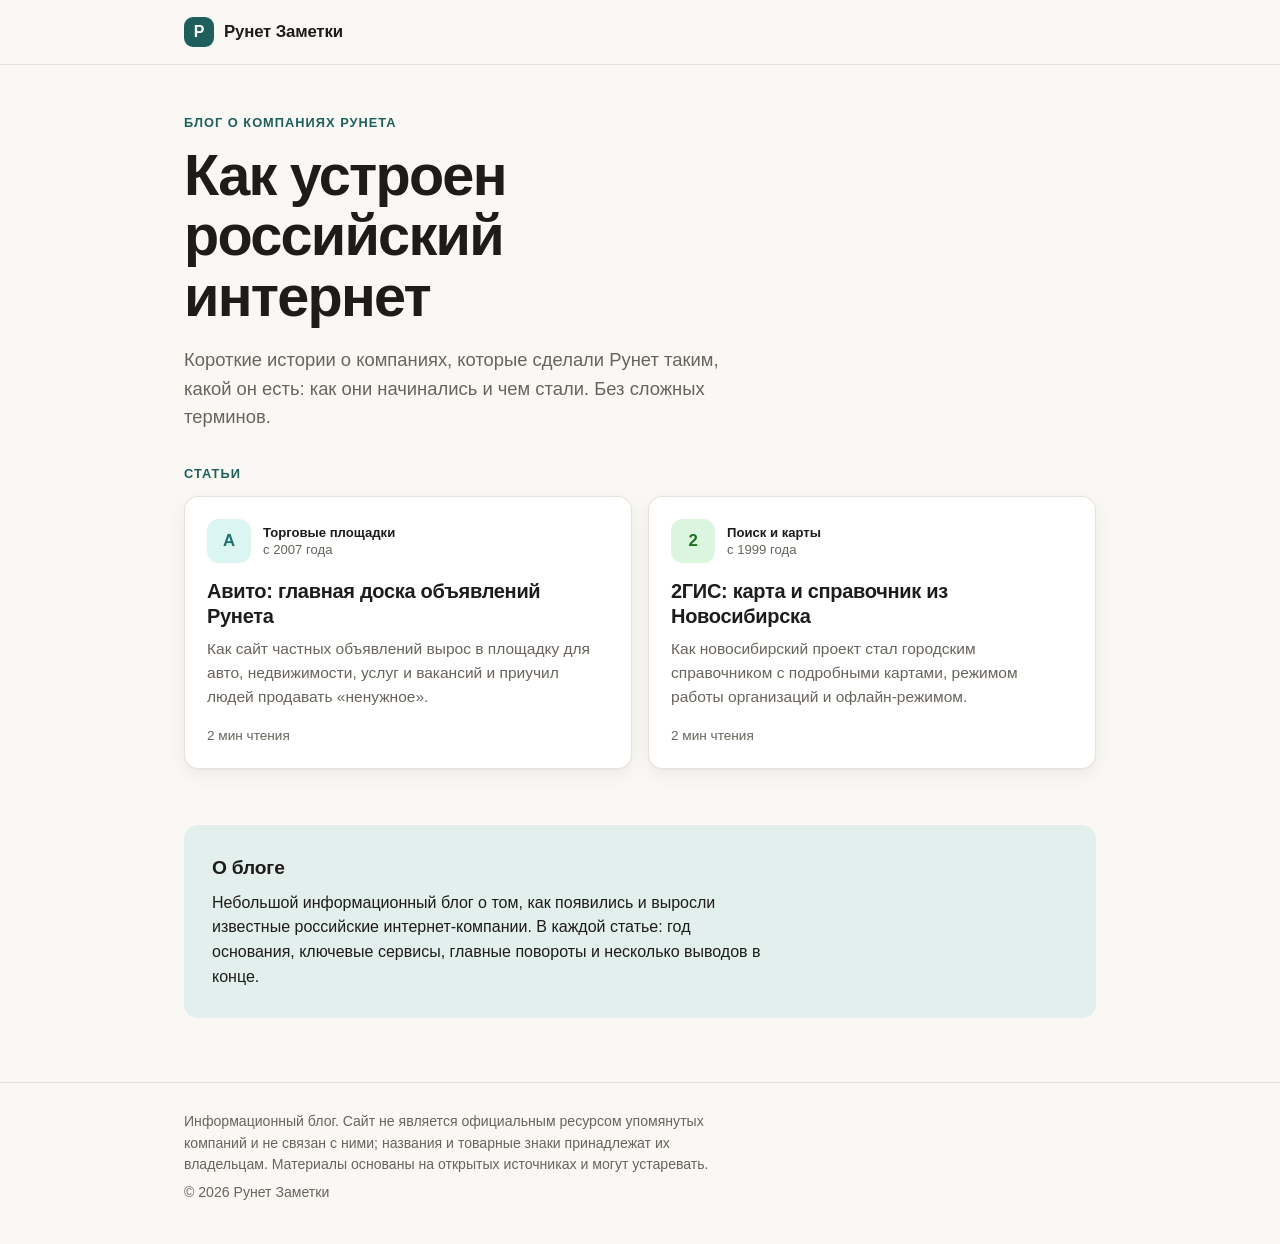
<file: index.html>
<!doctype html>
<html lang="ru">
<head>
<meta charset="utf-8">
<meta name="viewport" content="width=device-width, initial-scale=1">
<title>Рунет Заметки</title>
<meta name="description" content="Блог о компаниях российского интернета: истории Авито и 2ГИС, год основания, ключевые сервисы и выводы.">
<meta property="og:title" content="Рунет Заметки">
<meta property="og:description" content="Блог о компаниях российского интернета: истории Авито и 2ГИС, год основания, ключевые сервисы и выводы.">
<meta property="og:type" content="website">
<meta name="theme-color" content="#1f5f5b">
<link rel="icon" href="assets/favicon.svg" type="image/svg+xml">
<link rel="stylesheet" href="assets/style.css">
</head>
<body>
<header class="site-header">
  <div class="wrap">
    <a class="brand" href="index.html"><span class="brand-mark" aria-hidden="true">Р</span>Рунет Заметки</a>
  </div>
</header>
<main>
<div class="wrap">
  <section class="hero">
    <p class="eyebrow">Блог о компаниях Рунета</p>
    <h1>Как устроен российский интернет</h1>
    <p class="lead">Короткие истории о компаниях, которые сделали Рунет таким, какой он есть: как они начинались и чем стали. Без сложных терминов.</p>
  </section>

  <section aria-labelledby="posts-title">
    <h2 id="posts-title" class="eyebrow">Статьи</h2>
    <ul class="grid">
      <li>
        <a class="card" href="posts/avito.html" style="--h:175">
          <div class="card-top">
            <span class="tile" aria-hidden="true">А</span>
            <div class="kicker"><b>Торговые площадки</b><br>с 2007 года</div>
          </div>
          <h3>Авито: главная доска объявлений Рунета</h3>
          <p>Как сайт частных объявлений вырос в площадку для авто, недвижимости, услуг и вакансий и приучил людей продавать «ненужное».</p>
          <span class="meta">2 мин чтения</span>
        </a>
      </li>
      <li>
        <a class="card" href="posts/2gis.html" style="--h:125">
          <div class="card-top">
            <span class="tile" aria-hidden="true">2</span>
            <div class="kicker"><b>Поиск и карты</b><br>с 1999 года</div>
          </div>
          <h3>2ГИС: карта и справочник из Новосибирска</h3>
          <p>Как новосибирский проект стал городским справочником с подробными картами, режимом работы организаций и офлайн-режимом.</p>
          <span class="meta">2 мин чтения</span>
        </a>
      </li>
    </ul>
  </section>

  <section class="about" aria-labelledby="about-title">
    <h2 id="about-title">О блоге</h2>
    <p>Небольшой информационный блог о том, как появились и выросли известные российские интернет-компании. В каждой статье: год основания, ключевые сервисы, главные повороты и несколько выводов в конце.</p>
  </section>
</div>
</main>
<footer class="site-footer">
  <div class="wrap">
    <p>Информационный блог. Сайт не является официальным ресурсом упомянутых компаний и не связан с ними; названия и товарные знаки принадлежат их владельцам. Материалы основаны на открытых источниках и могут устаревать.</p>
    <p>© 2026 Рунет Заметки</p>
  </div>
</footer>
</body>
</html>
</file>
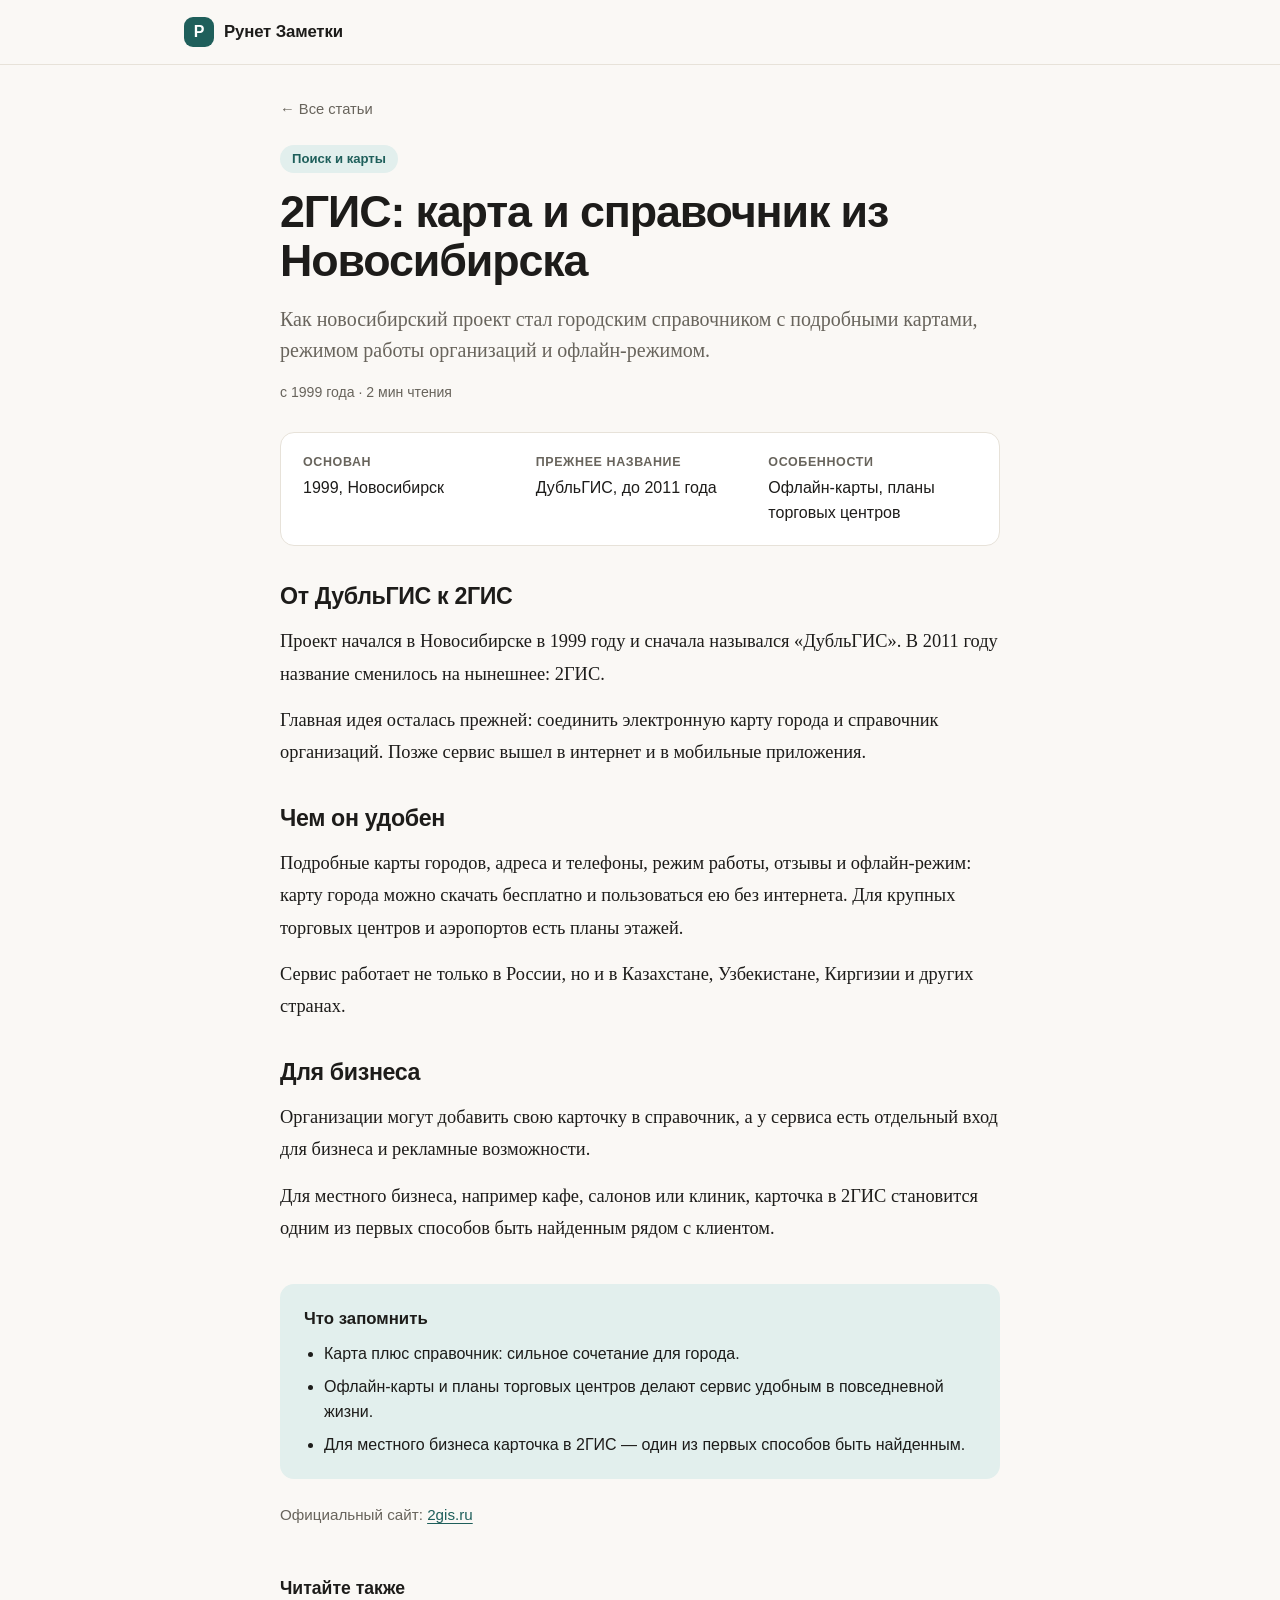
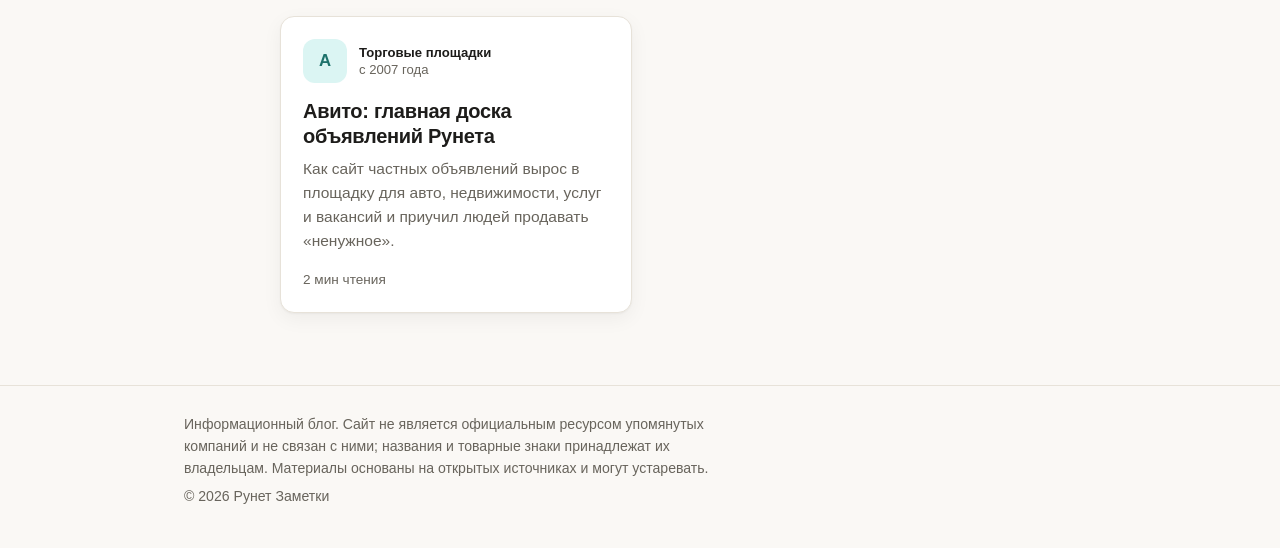
<file: posts/2gis.html>
<!doctype html>
<html lang="ru">
<head>
<meta charset="utf-8">
<meta name="viewport" content="width=device-width, initial-scale=1">
<title>2ГИС: карта и справочник из Новосибирска — Рунет Заметки</title>
<meta name="description" content="Как новосибирский проект стал городским справочником с подробными картами, режимом работы организаций и офлайн-режимом.">
<meta property="og:title" content="2ГИС: карта и справочник из Новосибирска — Рунет Заметки">
<meta property="og:description" content="Как новосибирский проект стал городским справочником с подробными картами, режимом работы организаций и офлайн-режимом.">
<meta property="og:type" content="website">
<meta name="theme-color" content="#1f5f5b">
<link rel="icon" href="../assets/favicon.svg" type="image/svg+xml">
<link rel="stylesheet" href="../assets/style.css">
</head>
<body>
<header class="site-header">
  <div class="wrap">
    <a class="brand" href="../index.html"><span class="brand-mark" aria-hidden="true">Р</span>Рунет Заметки</a>
  </div>
</header>
<main>
<div class="wrap">
  <article class="post">
    <a class="back" href="../index.html">← Все статьи</a>
    <div><span class="chip-static">Поиск и карты</span></div>
    <h1>2ГИС: карта и справочник из Новосибирска</h1>
    <p class="lead">Как новосибирский проект стал городским справочником с подробными картами, режимом работы организаций и офлайн-режимом.</p>
    <p class="byline">с 1999 года · 2 мин чтения</p>
    <dl class="facts"><div><dt>Основан</dt><dd>1999, Новосибирск</dd></div><div><dt>Прежнее название</dt><dd>ДубльГИС, до 2011 года</dd></div><div><dt>Особенности</dt><dd>Офлайн-карты, планы торговых центров</dd></div></dl>
    <div class="prose">
  <h2>От ДубльГИС к 2ГИС</h2>
  <p>Проект начался в Новосибирске в 1999 году и сначала назывался «ДубльГИС». В 2011 году название сменилось на нынешнее: 2ГИС.</p>
  <p>Главная идея осталась прежней: соединить электронную карту города и справочник организаций. Позже сервис вышел в интернет и в мобильные приложения.</p>
  <h2>Чем он удобен</h2>
  <p>Подробные карты городов, адреса и телефоны, режим работы, отзывы и офлайн-режим: карту города можно скачать бесплатно и пользоваться ею без интернета. Для крупных торговых центров и аэропортов есть планы этажей.</p>
  <p>Сервис работает не только в России, но и в Казахстане, Узбекистане, Киргизии и других странах.</p>
  <h2>Для бизнеса</h2>
  <p>Организации могут добавить свою карточку в справочник, а у сервиса есть отдельный вход для бизнеса и рекламные возможности.</p>
  <p>Для местного бизнеса, например кафе, салонов или клиник, карточка в 2ГИС становится одним из первых способов быть найденным рядом с клиентом.</p>
    </div>
    <aside class="takeaways" aria-labelledby="takeaways-title">
      <h2 id="takeaways-title">Что запомнить</h2>
      <ul><li>Карта плюс справочник: сильное сочетание для города.</li><li>Офлайн-карты и планы торговых центров делают сервис удобным в повседневной жизни.</li><li>Для местного бизнеса карточка в 2ГИС — один из первых способов быть найденным.</li></ul>
    </aside>
    <p class="official">Официальный сайт: <a href="https://2gis.ru/" rel="noopener">2gis.ru</a></p>
    <section class="related" aria-labelledby="related-title">
      <h2 id="related-title">Читайте также</h2>
      <ul class="grid">
      <li>
        <a class="card" href="../posts/avito.html" style="--h:175">
          <div class="card-top">
            <span class="tile" aria-hidden="true">А</span>
            <div class="kicker"><b>Торговые площадки</b><br>с 2007 года</div>
          </div>
          <h3>Авито: главная доска объявлений Рунета</h3>
          <p>Как сайт частных объявлений вырос в площадку для авто, недвижимости, услуг и вакансий и приучил людей продавать «ненужное».</p>
          <span class="meta">2 мин чтения</span>
        </a>
      </li>
      </ul>
    </section>
  </article>
</div>
</main>
<footer class="site-footer">
  <div class="wrap">
    <p>Информационный блог. Сайт не является официальным ресурсом упомянутых компаний и не связан с ними; названия и товарные знаки принадлежат их владельцам. Материалы основаны на открытых источниках и могут устаревать.</p>
    <p>© 2026 Рунет Заметки</p>
  </div>
</footer>
</body>
</html>
</file>
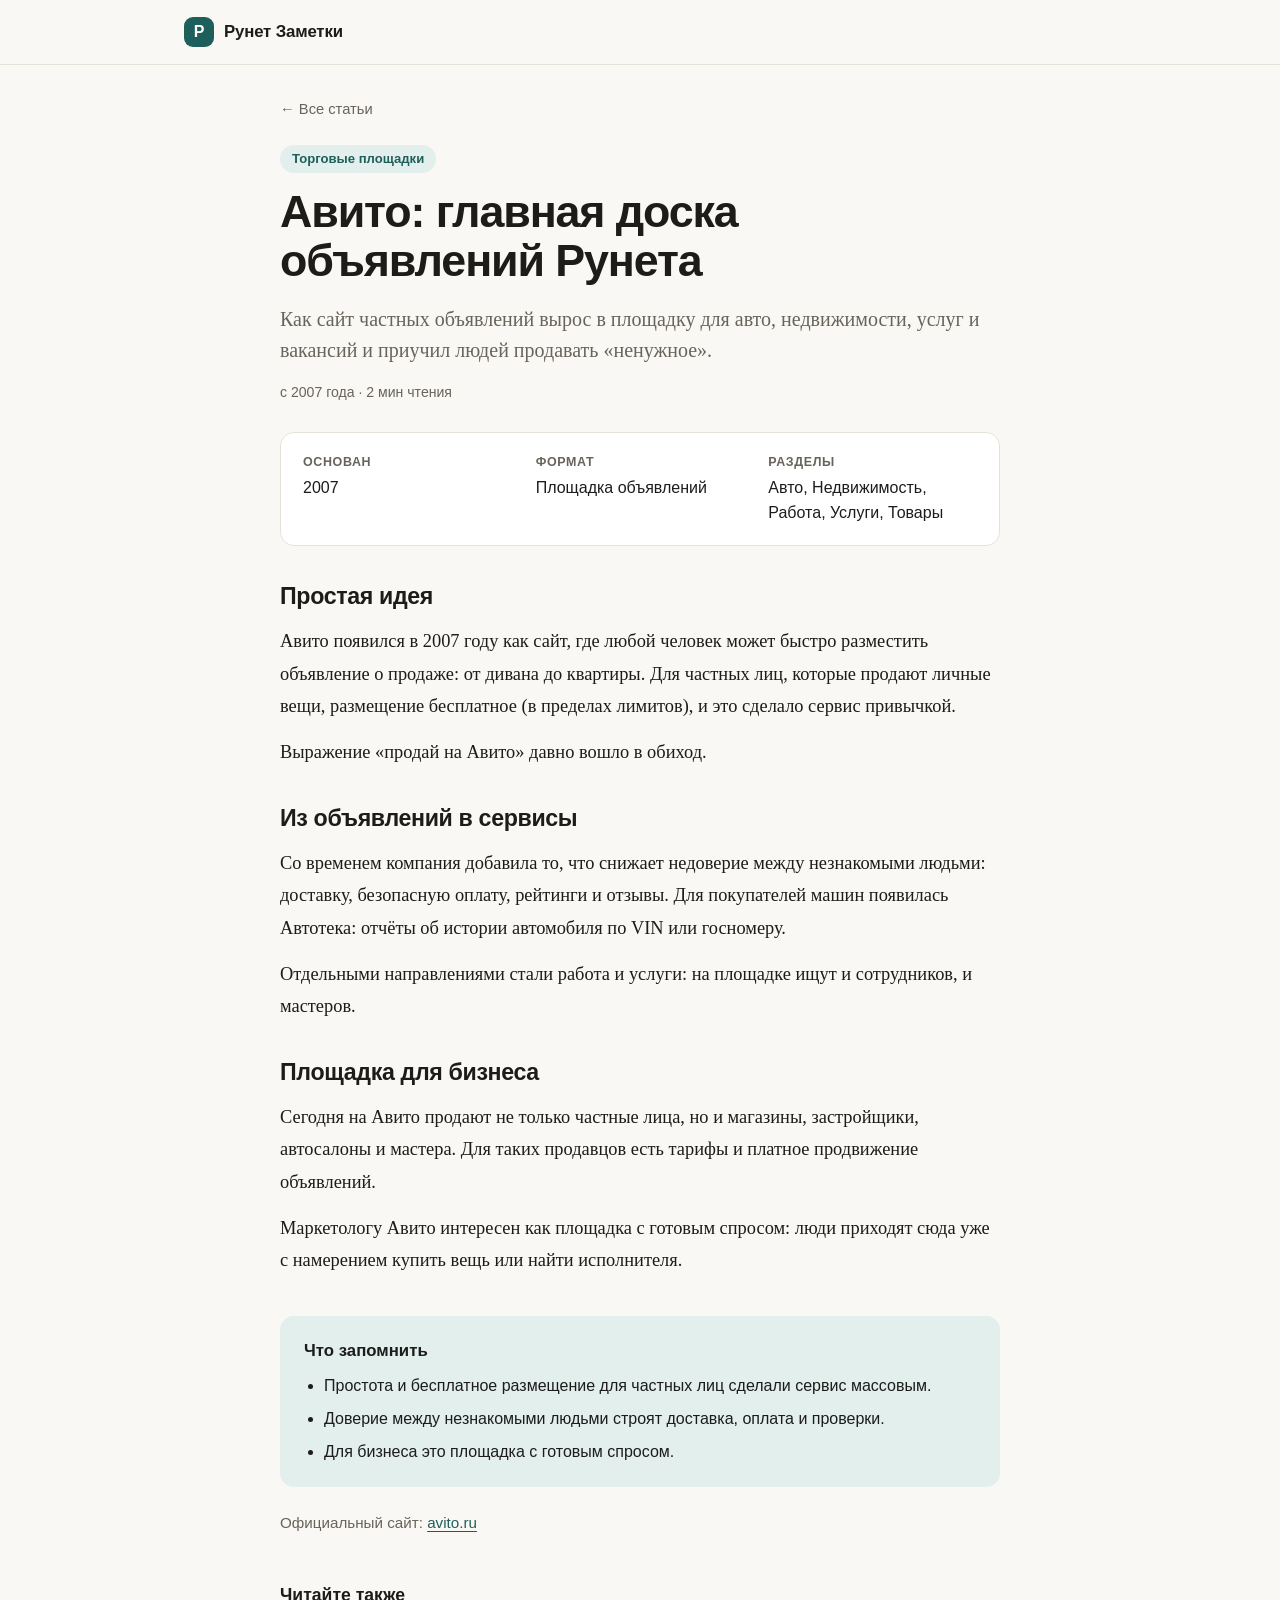
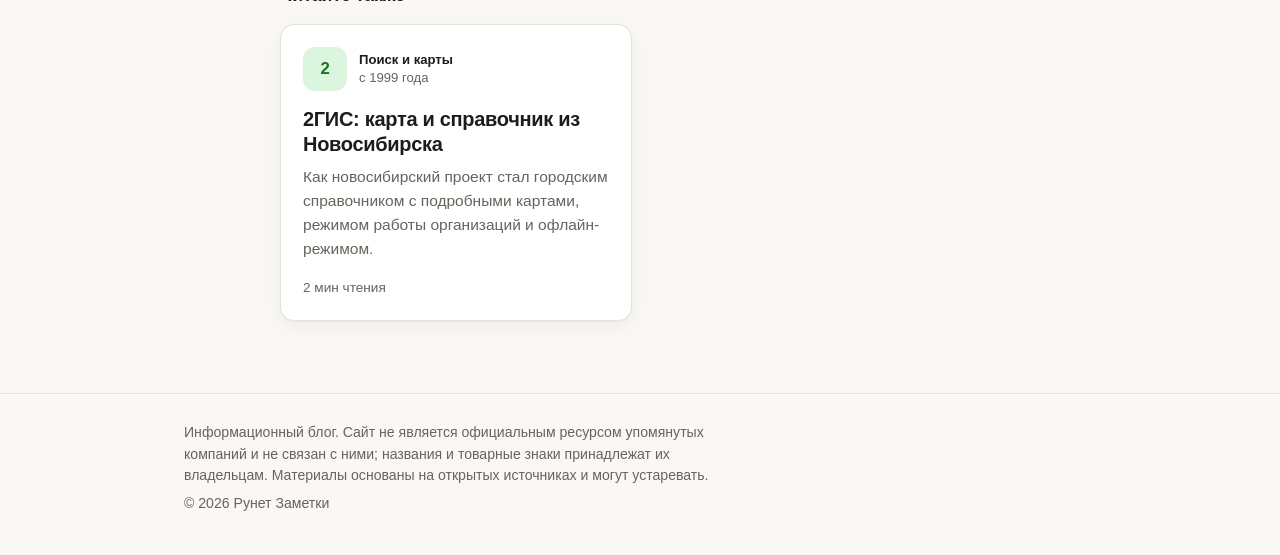
<file: posts/avito.html>
<!doctype html>
<html lang="ru">
<head>
<meta charset="utf-8">
<meta name="viewport" content="width=device-width, initial-scale=1">
<title>Авито: главная доска объявлений Рунета — Рунет Заметки</title>
<meta name="description" content="Как сайт частных объявлений вырос в площадку для авто, недвижимости, услуг и вакансий и приучил людей продавать «ненужное».">
<meta property="og:title" content="Авито: главная доска объявлений Рунета — Рунет Заметки">
<meta property="og:description" content="Как сайт частных объявлений вырос в площадку для авто, недвижимости, услуг и вакансий и приучил людей продавать «ненужное».">
<meta property="og:type" content="website">
<meta name="theme-color" content="#1f5f5b">
<link rel="icon" href="../assets/favicon.svg" type="image/svg+xml">
<link rel="stylesheet" href="../assets/style.css">
</head>
<body>
<header class="site-header">
  <div class="wrap">
    <a class="brand" href="../index.html"><span class="brand-mark" aria-hidden="true">Р</span>Рунет Заметки</a>
  </div>
</header>
<main>
<div class="wrap">
  <article class="post">
    <a class="back" href="../index.html">← Все статьи</a>
    <div><span class="chip-static">Торговые площадки</span></div>
    <h1>Авито: главная доска объявлений Рунета</h1>
    <p class="lead">Как сайт частных объявлений вырос в площадку для авто, недвижимости, услуг и вакансий и приучил людей продавать «ненужное».</p>
    <p class="byline">с 2007 года · 2 мин чтения</p>
    <dl class="facts"><div><dt>Основан</dt><dd>2007</dd></div><div><dt>Формат</dt><dd>Площадка объявлений</dd></div><div><dt>Разделы</dt><dd>Авто, Недвижимость, Работа, Услуги, Товары</dd></div></dl>
    <div class="prose">
  <h2>Простая идея</h2>
  <p>Авито появился в 2007 году как сайт, где любой человек может быстро разместить объявление о продаже: от дивана до квартиры. Для частных лиц, которые продают личные вещи, размещение бесплатное (в пределах лимитов), и это сделало сервис привычкой.</p>
  <p>Выражение «продай на Авито» давно вошло в обиход.</p>
  <h2>Из объявлений в сервисы</h2>
  <p>Со временем компания добавила то, что снижает недоверие между незнакомыми людьми: доставку, безопасную оплату, рейтинги и отзывы. Для покупателей машин появилась Автотека: отчёты об истории автомобиля по VIN или госномеру.</p>
  <p>Отдельными направлениями стали работа и услуги: на площадке ищут и сотрудников, и мастеров.</p>
  <h2>Площадка для бизнеса</h2>
  <p>Сегодня на Авито продают не только частные лица, но и магазины, застройщики, автосалоны и мастера. Для таких продавцов есть тарифы и платное продвижение объявлений.</p>
  <p>Маркетологу Авито интересен как площадка с готовым спросом: люди приходят сюда уже с намерением купить вещь или найти исполнителя.</p>
    </div>
    <aside class="takeaways" aria-labelledby="takeaways-title">
      <h2 id="takeaways-title">Что запомнить</h2>
      <ul><li>Простота и бесплатное размещение для частных лиц сделали сервис массовым.</li><li>Доверие между незнакомыми людьми строят доставка, оплата и проверки.</li><li>Для бизнеса это площадка с готовым спросом.</li></ul>
    </aside>
    <p class="official">Официальный сайт: <a href="https://www.avito.ru/" rel="noopener">avito.ru</a></p>
    <section class="related" aria-labelledby="related-title">
      <h2 id="related-title">Читайте также</h2>
      <ul class="grid">
      <li>
        <a class="card" href="../posts/2gis.html" style="--h:125">
          <div class="card-top">
            <span class="tile" aria-hidden="true">2</span>
            <div class="kicker"><b>Поиск и карты</b><br>с 1999 года</div>
          </div>
          <h3>2ГИС: карта и справочник из Новосибирска</h3>
          <p>Как новосибирский проект стал городским справочником с подробными картами, режимом работы организаций и офлайн-режимом.</p>
          <span class="meta">2 мин чтения</span>
        </a>
      </li>
      </ul>
    </section>
  </article>
</div>
</main>
<footer class="site-footer">
  <div class="wrap">
    <p>Информационный блог. Сайт не является официальным ресурсом упомянутых компаний и не связан с ними; названия и товарные знаки принадлежат их владельцам. Материалы основаны на открытых источниках и могут устаревать.</p>
    <p>© 2026 Рунет Заметки</p>
  </div>
</footer>
</body>
</html>
</file>
<file: assets/style.css>
:root {
  --bg: #faf8f5;
  --surface: #ffffff;
  --text: #1d1c1a;
  --muted: #68645c;
  --line: #e7e2d9;
  --accent: #1f5f5b;
  --accent-soft: #e2efed;
  --on-accent: #ffffff;
  --tile-s: 55%;
  --tile-bg-l: 91%;
  --tile-fg-l: 28%;
  --shadow: 0 1px 2px rgba(29, 28, 26, 0.04), 0 6px 20px rgba(29, 28, 26, 0.05);
  --sans: -apple-system, BlinkMacSystemFont, "Segoe UI", Roboto, "Helvetica Neue", Arial, sans-serif;
  --serif: Georgia, "Times New Roman", serif;
  --radius: 14px;
  color-scheme: light dark;
}

@media (prefers-color-scheme: dark) {
  :root {
    --bg: #121413;
    --surface: #1a1c1b;
    --text: #ecebe7;
    --muted: #a39f96;
    --line: #2c2f2d;
    --accent: #6fcfc4;
    --accent-soft: #1c2d2b;
    --on-accent: #0d1a19;
    --tile-s: 35%;
    --tile-bg-l: 22%;
    --tile-fg-l: 80%;
    --shadow: none;
  }
}

* { box-sizing: border-box; }

html { -webkit-text-size-adjust: 100%; }

body {
  margin: 0;
  background: var(--bg);
  color: var(--text);
  font-family: var(--sans);
  font-size: 16px;
  line-height: 1.55;
}

a { color: var(--accent); text-underline-offset: 3px; }
a:hover { text-decoration-thickness: 2px; }

:focus-visible {
  outline: 2px solid var(--accent);
  outline-offset: 3px;
  border-radius: 4px;
}

.wrap {
  max-width: 960px;
  margin: 0 auto;
  padding: 0 16px;
}

@media (min-width: 720px) {
  .wrap { padding: 0 24px; }
}

/* ---------- Шапка ---------- */

.site-header {
  border-bottom: 1px solid var(--line);
}

.site-header .wrap {
  display: flex;
  align-items: center;
  min-height: 64px;
}

.brand {
  display: inline-flex;
  align-items: center;
  gap: 10px;
  color: var(--text);
  font-weight: 700;
  font-size: 1.05rem;
  letter-spacing: -0.01em;
  text-decoration: none;
}

.brand-mark {
  display: grid;
  place-items: center;
  width: 30px;
  height: 30px;
  border-radius: 9px;
  background: var(--accent);
  color: var(--on-accent);
  font-size: 1rem;
  font-weight: 800;
}

/* ---------- Главная ---------- */

.hero { padding: 48px 0 32px; }

.eyebrow {
  margin: 0 0 12px;
  color: var(--accent);
  font-size: 0.8rem;
  font-weight: 700;
  letter-spacing: 0.08em;
  text-transform: uppercase;
}

.hero h1 {
  margin: 0;
  max-width: 16ch;
  font-size: clamp(2.1rem, 6vw, 3.6rem);
  line-height: 1.05;
  letter-spacing: -0.03em;
}

.hero .lead {
  margin: 20px 0 0;
  max-width: 54ch;
  color: var(--muted);
  font-size: 1.15rem;
}

.grid {
  display: grid;
  grid-template-columns: repeat(2, minmax(0, 1fr));
  gap: 16px;
  margin: 0;
  padding: 0;
  list-style: none;
}

@media (max-width: 720px) {
  .grid { grid-template-columns: minmax(0, 1fr); }
}

.card {
  display: flex;
  flex-direction: column;
  height: 100%;
  padding: 22px;
  border: 1px solid var(--line);
  border-radius: var(--radius);
  background: var(--surface);
  box-shadow: var(--shadow);
  color: inherit;
  text-decoration: none;
  transition: transform 0.15s ease, border-color 0.15s ease;
}

.card:hover {
  transform: translateY(-2px);
  border-color: var(--accent);
}

.card-top { display: flex; align-items: center; gap: 12px; }

.tile {
  display: grid;
  place-items: center;
  flex: none;
  width: 44px;
  height: 44px;
  border-radius: 12px;
  background: hsl(var(--h) var(--tile-s) var(--tile-bg-l));
  color: hsl(var(--h) 60% var(--tile-fg-l));
  font-size: 1.05rem;
  font-weight: 800;
  letter-spacing: -0.02em;
}

.kicker {
  color: var(--muted);
  font-size: 0.82rem;
  line-height: 1.3;
}

.kicker b { color: var(--text); font-weight: 600; }

.card h3 {
  margin: 16px 0 8px;
  font-size: 1.25rem;
  line-height: 1.25;
  letter-spacing: -0.015em;
}

.card p { margin: 0; color: var(--muted); font-size: 0.97rem; }

.card .meta {
  margin-top: auto;
  padding-top: 16px;
  color: var(--muted);
  font-size: 0.85rem;
}

.about {
  margin: 56px 0 0;
  padding: 28px;
  border-radius: var(--radius);
  background: var(--accent-soft);
}

.about h2 { margin: 0 0 8px; font-size: 1.2rem; letter-spacing: -0.01em; }
.about p { margin: 0; max-width: 62ch; }

/* ---------- Статья ---------- */

.post { max-width: 720px; margin: 0 auto; padding: 32px 0 8px; }

.back {
  display: inline-block;
  margin-bottom: 24px;
  color: var(--muted);
  font-size: 0.92rem;
  text-decoration: none;
}

.back:hover { color: var(--accent); }

.chip-static {
  display: inline-block;
  padding: 4px 12px;
  border-radius: 999px;
  background: var(--accent-soft);
  color: var(--accent);
  font-size: 0.82rem;
  font-weight: 600;
}

.post h1 {
  margin: 14px 0 0;
  font-size: clamp(1.9rem, 5vw, 2.8rem);
  line-height: 1.1;
  letter-spacing: -0.025em;
}

.post .lead {
  margin: 18px 0 0;
  color: var(--muted);
  font-family: var(--serif);
  font-size: 1.25rem;
  line-height: 1.55;
}

.post .byline {
  margin: 16px 0 0;
  color: var(--muted);
  font-size: 0.88rem;
}

.facts {
  display: grid;
  grid-template-columns: repeat(3, minmax(0, 1fr));
  gap: 16px 24px;
  margin: 28px 0 0;
  padding: 20px 22px;
  border: 1px solid var(--line);
  border-radius: var(--radius);
  background: var(--surface);
}

@media (max-width: 640px) {
  .facts { grid-template-columns: minmax(0, 1fr); gap: 12px; }
}

.facts dt {
  color: var(--muted);
  font-size: 0.78rem;
  font-weight: 600;
  letter-spacing: 0.05em;
  text-transform: uppercase;
}

.facts dd { margin: 4px 0 0; font-weight: 500; }

.prose { margin-top: 12px; }

.prose h2 {
  margin: 36px 0 0;
  font-size: 1.45rem;
  line-height: 1.25;
  letter-spacing: -0.015em;
}

.prose p {
  margin: 14px 0 0;
  font-family: var(--serif);
  font-size: 1.15rem;
  line-height: 1.75;
}

.takeaways {
  margin: 40px 0 0;
  padding: 22px 24px;
  border-radius: var(--radius);
  background: var(--accent-soft);
}

.takeaways h2 { margin: 0 0 10px; font-size: 1.05rem; }
.takeaways ul { margin: 0; padding-left: 20px; }
.takeaways li + li { margin-top: 8px; }

.official { margin: 24px 0 0; color: var(--muted); font-size: 0.95rem; }

.related { margin: 48px 0 0; }
.related h2 { margin: 0 0 14px; font-size: 1.1rem; }

/* ---------- Подвал ---------- */

.site-footer {
  margin-top: 64px;
  padding: 28px 0 40px;
  border-top: 1px solid var(--line);
  color: var(--muted);
  font-size: 0.88rem;
}

.site-footer p { margin: 0; max-width: 70ch; }
.site-footer p + p { margin-top: 6px; }

@media (prefers-reduced-motion: reduce) {
  .card { transition: none; }
  .card:hover { transform: none; }
}
</file>
